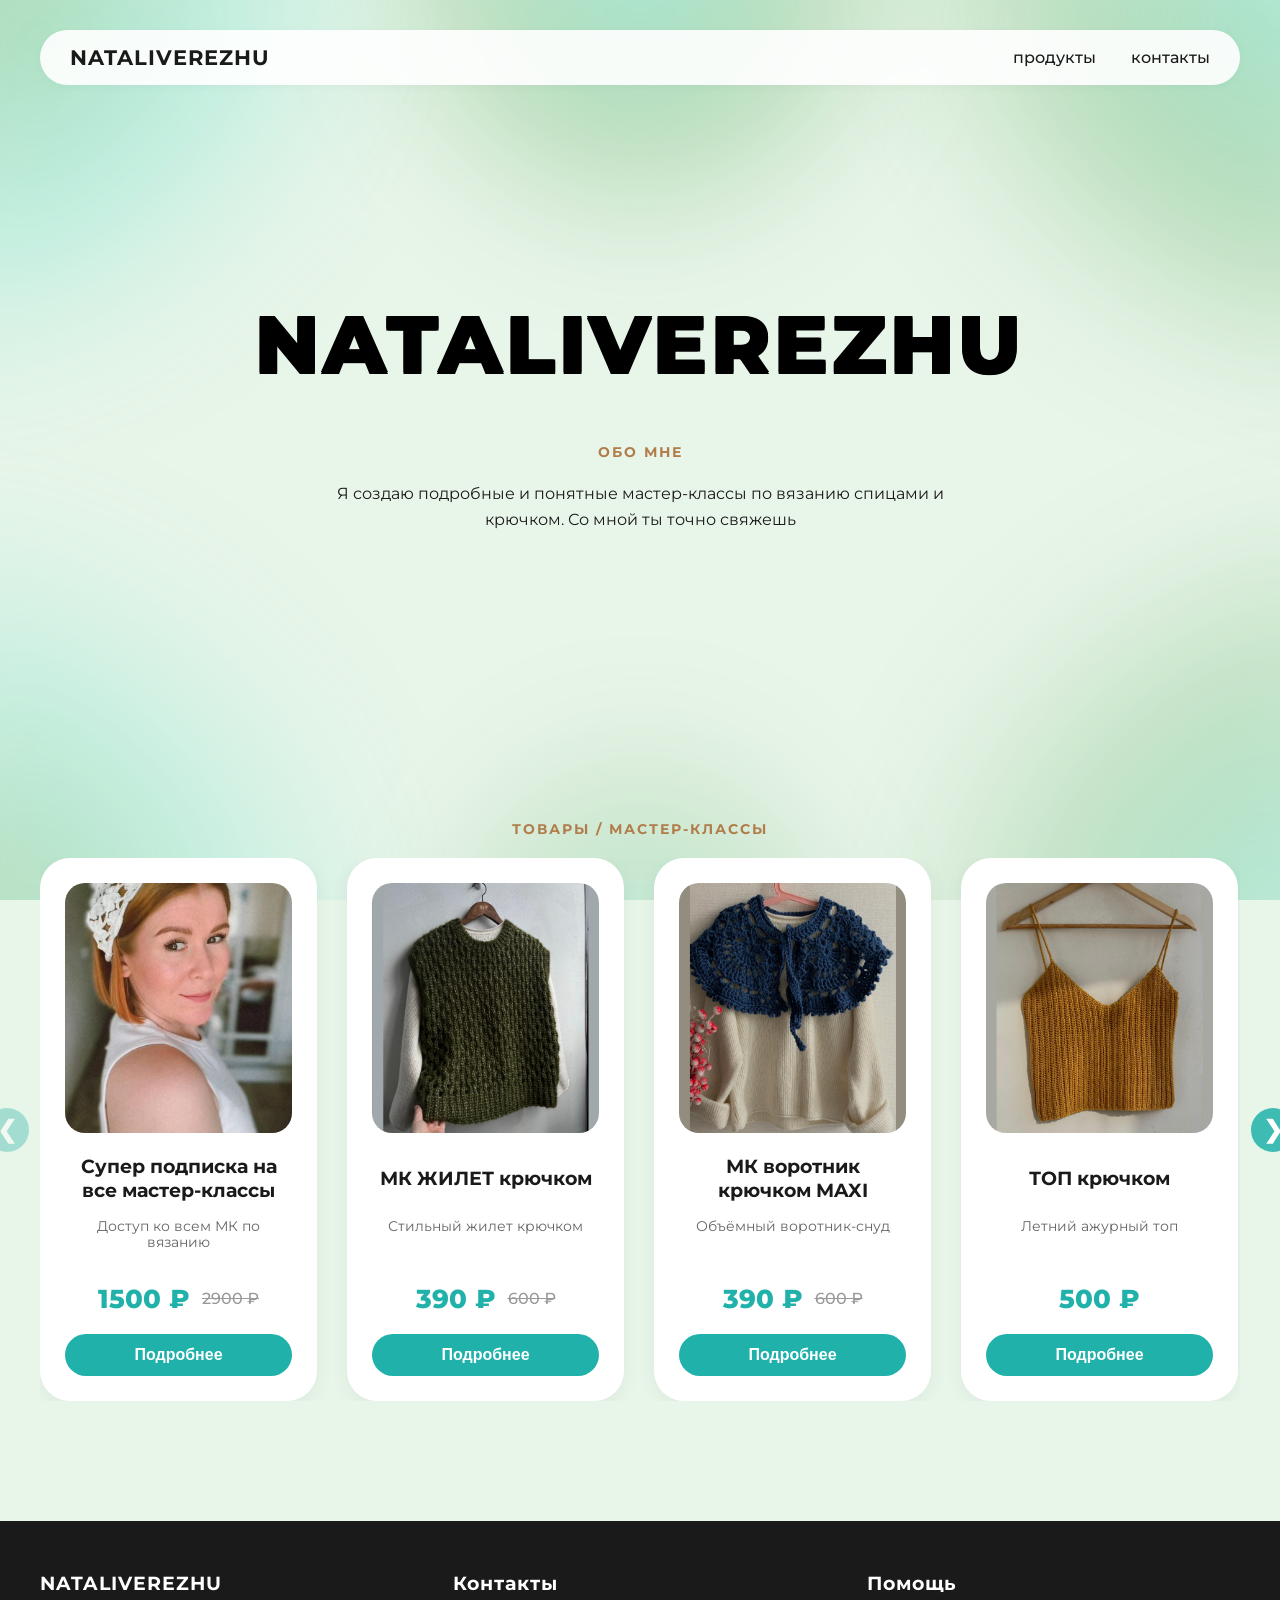
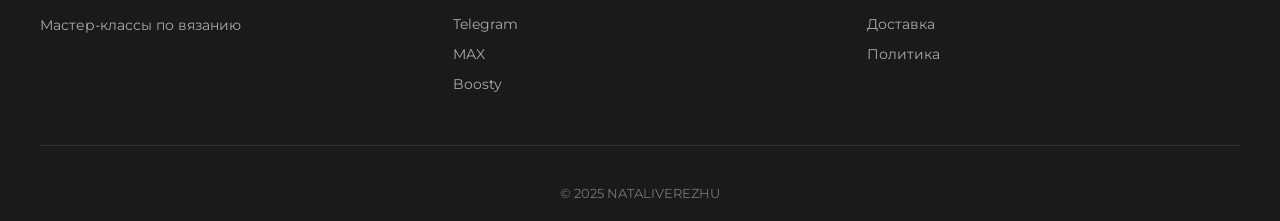
<file: index.html>
<!DOCTYPE html>
<html lang="ru">
<head>
    <meta charset="UTF-8">
    <meta name="viewport" content="width=device-width, initial-scale=1.0">
    <title>NATALIVEREZHU - Мастер-классы по вязанию</title>
    
    <meta name="description" content="Мастер-классы по вязанию спицами и крючком. Подробные видеоуроки и PDF-схемы.">
    <meta name="keywords" content="вязание, мастер-класс, вязание спицами, вязание крючком, МК, NataliVerezhu">
    <meta name="author" content="NATALIVEREZHU">
    <meta name="robots" content="index, follow">
    
    <link rel="stylesheet" href="css/main.css">
    
    <!-- Yandex.Metrika counter -->
    <script type="text/javascript">
        (function(m,e,t,r,i,k,a){
            m[i]=m[i]||function(){(m[i].a=m[i].a||[]).push(arguments)};
            m[i].l=1*new Date();
            for (var j = 0; j < document.scripts.length; j++) {if (document.scripts[j].src === r) { return; }}
            k=e.createElement(t),a=e.getElementsByTagName(t)[0],k.async=1,k.src=r,a.parentNode.insertBefore(k,a)
        })(window, document,'script','https://mc.yandex.ru/metrika/tag.js?id=109034203', 'ym');

        ym(109034203, 'init', {ssr:true, webvisor:true, clickmap:true, ecommerce:"dataLayer", accurateTrackBounce:true, trackLinks:true});
    </script>
    <noscript><div><img src="https://mc.yandex.ru/watch/109034203" style="position:absolute; left:-9999px;" alt="" /></div></noscript>
</head>
<body>

<button id="backToTop" class="back-to-top" aria-label="Наверх">↑</button>

<div class="lights-container">
    <div class="light-top-left"></div>
    <div class="light-top-right"></div>
    <div class="light-bottom-left"></div>
    <div class="light-bottom-right"></div>
    <div class="light-top-center"></div>
    <div class="light-bottom-center"></div>
</div>

<!-- Модалки -->
<div id="contactModal" class="modal">
    <div class="modal-content">
        <span class="close-modal">&times;</span>
        <h3 class="modal-title">Связаться со мной</h3>
        <div class="social-buttons">
            <a href="https://t.me/nataliverezhu" class="social-btn telegram">Telegram</a>
            <a href="https://max.ru/join/ZWFq51ynb8ZYr0fIRk2eVls0gw1croy2T7nC_oK91Qk" class="social-btn max">MAX</a>
            <a href="https://boosty.to/nataliverezhu" class="social-btn boosty">Boosty</a>
        </div>
    </div>
</div>

<div id="deliveryModal" class="modal">
    <div class="modal-content">
        <h3 class="modal-title">Доставка</h3>
        <div class="modal-text">
            <p>📧 Все мастер-классы доставляются в цифровом формате.</p>
            <p>🔗 После оплаты ссылка на мастер-класс приходит на вашу электронную почту.</p>
            <p>⚠️ Если письма нет — проверьте папку <strong>Спам</strong>!</p>
        </div>
    </div>
</div>

<div id="policyModal" class="modal">
    <div class="modal-content">
        <h3 class="modal-title">Политика конфиденциальности</h3>
        <div class="modal-text">
            <p>🔒 Ваше имя и email используются только для отправки мастер-класса.</p>
            <p>📧 Мы не передаём ваши данные третьим лицам.</p>
        </div>
    </div>
</div>

<header class="main-header">
    <div class="header-container">
        <span class="logo">NATALIVEREZHU</span>
        <nav>
            <ul>
                <li><a href="#" id="homeBtn">продукты</a></li>
                <li><a href="#" id="contactsBtn">контакты</a></li>
            </ul>
        </nav>
    </div>
</header>

<section class="hero">
    <div class="hero-content">
        <h1 class="glass-title">NATALIVEREZHU</h1>
        <div class="hero-info">
            <h2 class="section-heading">Обо мне</h2>
            <p>Я создаю подробные и понятные мастер-классы по вязанию спицами и крючком. Со мной ты точно свяжешь</p>
        </div>
    </div>
</section>

<!-- Модалка товара -->
<div id="productModal" class="modal product-modal" style="overflow-y: auto;">
    <div class="modal-content product-modal-content">
        <span class="close-product-modal">&times;</span>
        <div class="product-detail-layout">
            <div class="product-detail-gallery">
                <div class="gallery-container">
                    <button class="gallery-arrow prev-gallery" id="galleryPrevBtn">❮</button>
                    <div class="gallery-track-container">
                        <div class="gallery-track" id="galleryTrack"></div>
                    </div>
                    <button class="gallery-arrow next-gallery" id="galleryNextBtn">❯</button>
                </div>
                <div class="gallery-description">
                    <p id="galleryDescText"></p>
                </div>
            </div>
            <div class="product-detail-form">
                <h3 id="modalProductTitle" class="modal-product-title"></h3>
                <div class="modal-product-price">
                    <span id="modalCurrentPrice" class="current-price"></span>
                    <span id="modalOldPrice" class="old-price"></span>
                </div>
                <form id="detailPaymentForm">
                    <input type="text" id="detailUserName" placeholder="Имя" required>
                    <input type="text" id="detailUserSurname" placeholder="Фамилия" required>
                    <input type="email" id="detailUserEmail" placeholder="Ваш Email" required>
                    <button type="submit" class="pay-submit">Купить мастер-класс</button>
                </form>
                <p class="payment-info">После покупки мастер-класс придёт на почту. Проверьте папку Спам!</p>
            </div>
        </div>
    </div>
</div>

<section class="products-section">
    <h2 class="section-heading">ТОВАРЫ / МАСТЕР-КЛАССЫ</h2>
    <div class="carousel-container">
        <button class="carousel-arrow prev" id="prevBtn">❮</button>
        <div class="carousel-track-container">
            <div class="carousel-track" id="carouselTrack"></div>
        </div>
        <button class="carousel-arrow next" id="nextBtn">❯</button>
    </div>
</section>

<footer class="footer">
    <div class="footer-container">
        <div class="footer-col">
            <h4>NATALIVEREZHU</h4>
            <p>Мастер-классы по вязанию</p>
        </div>
        <div class="footer-col">
            <h4>Контакты</h4>
            <a href="https://t.me/nataliverezhu">Telegram</a>
            <a href="https://max.ru/join/ZWFq51ynb8ZYr0fIRk2eVls0gw1croy2T7nC_oK91Qk">MAX</a>
            <a href="https://boosty.to/nataliverezhu">Boosty</a>
        </div>
        <div class="footer-col">
            <h4>Помощь</h4>
            <a href="#" id="deliveryBtn">Доставка</a>
            <a href="#" id="policyBtn">Политика</a>
        </div>
    </div>
    <div class="footer-bottom">
        <p>© 2025 NATALIVEREZHU</p>
    </div>
</footer>

<script>
    // ===== ТОВАРЫ (БЕЗ ССЫЛОК!) =====
    const products = [
        { id: 1, title: 'Супер подписка на все мастер-классы', shortDesc: 'Доступ ко всем МК по вязанию', fullDesc: 'Супер-подписка на все мои платные мастер-классы. Доступ бессрочный, новые МК добавляются бесплатно.', price: 1500, oldPrice: 2900, images: ['img/super_podpiska.png'] },
        { id: 2, title: 'МК ЖИЛЕТ крючком', shortDesc: 'Стильный жилет крючком', fullDesc: 'Мастер-класс в формате ВИДЕО и ФОТО. Подходит для начинающих. Размер 40-44.', price: 390, oldPrice: 600, images: ['img/жл/жл1.png', 'img/жл/жл2.png', 'img/жл/жл3.png'] },
        { id: 3, title: 'МК воротник крючком MAXI', shortDesc: 'Объёмный воротник-снуд', fullDesc: 'Мастер-класс воротник MAXI крючком. Уровень: внимательный новичок.', price: 390, oldPrice: 600, images: ['img/vmx/vmx1.png', 'img/vmx/vmx2.png', 'img/vmx/vmx3.png'] },
        { id: 4, title: 'ТОП крючком', shortDesc: 'Летний ажурный топ', fullDesc: 'Подробное описание в формате PDF + видео. Вяжем в технике поперечного вязания.', price: 500, oldPrice: null, images: ['img/top/top1.png', 'img/top/top2.png', 'img/top/top3.png', 'img/top/top4.png'] },
        { id: 5, title: 'МК косынка Charme', shortDesc: 'Элегантная косынка', fullDesc: 'Самый подробный МК! В закрытом телеграм канале с видео, фото и текстом.', price: 500, oldPrice: null, images: ['img/chr/chr1.png', 'img/chr/chr2.png', 'img/chr/chr3.png', 'img/chr/chr4.png'] },
        { id: 6, title: 'МК базовая водолазка', shortDesc: 'Уютная водолазка спицами', fullDesc: 'Вяжем базовую водолазку спицами. Уровень сложности: СРЕДНИЙ.', price: 490, oldPrice: null, images: ['img/vdl/vdl1.png', 'img/vdl/vdl2.png', 'img/vdl/vdl3.png'] },
        { id: 7, title: 'МК кардиган ВЕСНА крючком', shortDesc: 'Лёгкий кардиган на весну', fullDesc: 'Описание на любой размер. Расход пряжи 400-500гр.', price: 490, oldPrice: null, images: ['img/mkg/mkg1.png', 'img/mkg/mkg2.png', 'img/mkg/mkg3.png', 'img/mkg/mkg4.png'] },
        { id: 8, title: 'МК манишка MINI крючком', shortDesc: 'Компактная манишка', fullDesc: '2 описания на 2 вида манишки. Подарок: курс для начинающих.', price: 390, oldPrice: 600, images: ['img/vmi/vmi1.png', 'img/vmi/vmi2.png', 'img/vmi/vmi3.png'] },
        { id: 9, title: 'манишка MAXI крючком', shortDesc: 'Большая тёплая манишка', fullDesc: 'Подходит для начинающих. Расход: 300-350гр.', price: 600, oldPrice: null, images: ['img/vma/vma3.png', 'img/vma/vma2.png', 'img/vma/vma1.png'] },
        { id: 10, title: 'косынка FLEUR', shortDesc: 'Цветочная косынка', fullDesc: 'Супер подробное описание с видео. Уровень: внимательный новичок.', price: 500, oldPrice: null, images: ['img/fle/fle.png', 'img/fle/fle1.png'] },
        { id: 11, title: 'МК капор спицами', shortDesc: 'Тёплый капор спицами', fullDesc: 'Подробное описание в формате видео и фото. Для начинающих.', price: 390, oldPrice: 600, images: ['img/mkk/mkk1.png', 'img/mkk/mkk2.png', 'img/mkk/mkk3.png', 'img/mkk/mkk4.png'] },
        { id: 12, title: 'МК шаль спицами', shortDesc: 'Ажурная шаль', fullDesc: 'Для начинающих. В формате видео, фото и схемы.', price: 390, oldPrice: null, images: ['img/mkh/mkh1.png', 'img/mkh/mkh2.png', 'img/mkh/mkh3.png'] },
        { id: 13, title: 'Шапка крючком', shortDesc: 'Модная шапка крючком', fullDesc: 'Совместник в закрытом телеграм канале. Уровень: внимательный новичок.', price: 390, oldPrice: 500, images: ['img/sha/sha1.png', 'img/sha/sha2.png', 'img/sha/sha3.png'] },
        { id: 14, title: 'МК кардиган Natali', shortDesc: 'Кардиган с узором', fullDesc: 'Видео-уроки на YouTube. Необходимые навыки: базовые.', price: 600, oldPrice: null, images: ['img/natal/natali4.png', 'img/natal/natali1.png', 'img/natal/natali2.png', 'img/natal/natali3.png'] },
        { id: 15, title: 'ВТО вязаных изделий', shortDesc: 'Влажно-тепловая обработка', fullDesc: 'Гайд с советами и рекомендациями по уходу.', price: 150, oldPrice: null, images: ['img/vto.png'] }
    ];
    
    const GOOGLE_SCRIPT_URL = 'https://script.google.com/macros/s/AKfycbwMVdmed_YWo5sM1LtGtCHAx_OPiA8iB_-_oqvTq8IuEoi_tcghTQ98EdD8ONkQJIsroA/exec'; // 👈 ЗАМЕНИТЕ!
    
    // Отрисовка карточек
    const carouselTrack = document.getElementById('carouselTrack');
    
    function renderProducts() {
        carouselTrack.innerHTML = '';
        products.forEach(product => {
            const card = document.createElement('div');
            card.className = 'product-card';
            card.setAttribute('data-product-id', product.id);
            card.innerHTML = `
                <div class="product-image">
                    <img src="${product.images[0]}" alt="${product.title}" class="product-img" loading="lazy">
                </div>
                <h3 class="product-title">${product.title}</h3>
                <p class="product-desc">${product.shortDesc}</p>
                <div class="product-price">
                    <span class="current-price">${product.price} ₽</span>
                    ${product.oldPrice ? `<span class="old-price">${product.oldPrice} ₽</span>` : ''}
                </div>
                <button class="buy-btn" data-product-id="${product.id}">Подробнее</button>
            `;
            carouselTrack.appendChild(card);
        });
    }
    
    renderProducts();
    
    // Модалка товара
    const productModal = document.getElementById('productModal');
    let currentProduct = null;
    let galleryCurrentIndex = 0;
    
    function openProductModal(productId) {
        const product = products.find(p => p.id === productId);
        if (!product) return;
        
        currentProduct = product;
        galleryCurrentIndex = 0;
        
        document.getElementById('modalProductTitle').textContent = product.title;
        document.getElementById('modalCurrentPrice').textContent = `${product.price} ₽`;
        if (product.oldPrice) {
            document.getElementById('modalOldPrice').textContent = `${product.oldPrice} ₽`;
            document.getElementById('modalOldPrice').style.display = 'inline';
        } else {
            document.getElementById('modalOldPrice').style.display = 'none';
        }
        
        document.getElementById('galleryDescText').textContent = product.fullDesc;
        renderGallery(product.images);
        productModal.style.display = 'flex';
    }
    
    function renderGallery(images) {
        const galleryTrack = document.getElementById('galleryTrack');
        galleryTrack.innerHTML = '';
        
        images.forEach(img => {
            const imgDiv = document.createElement('div');
            imgDiv.className = 'gallery-item';
            imgDiv.innerHTML = `<img src="${img}" alt="Фото товара" class="gallery-img" loading="lazy">`;
            galleryTrack.appendChild(imgDiv);
        });
        updateGallery();
    }
    
    function updateGallery() {
        const galleryTrack = document.getElementById('galleryTrack');
        const items = galleryTrack.children;
        const itemWidth = document.querySelector('.gallery-item')?.offsetWidth || 350;
        const gap = 20;
        const offset = galleryCurrentIndex * (itemWidth + gap);
        galleryTrack.style.transform = `translateX(-${offset}px)`;
        
        const prevBtn = document.getElementById('galleryPrevBtn');
        const nextBtn = document.getElementById('galleryNextBtn');
        const maxIndex = items.length - 1;
        
        prevBtn.disabled = galleryCurrentIndex === 0;
        nextBtn.disabled = galleryCurrentIndex >= maxIndex;
        prevBtn.style.opacity = galleryCurrentIndex === 0 ? '0.4' : '1';
        nextBtn.style.opacity = galleryCurrentIndex >= maxIndex ? '0.4' : '1';
    }
    
    document.getElementById('galleryPrevBtn')?.addEventListener('click', () => {
        if (galleryCurrentIndex > 0) {
            galleryCurrentIndex--;
            updateGallery();
        }
    });
    
    document.getElementById('galleryNextBtn')?.addEventListener('click', () => {
        const galleryTrack = document.getElementById('galleryTrack');
        const maxIndex = galleryTrack.children.length - 1;
        if (galleryCurrentIndex < maxIndex) {
            galleryCurrentIndex++;
            updateGallery();
        }
    });
    
    document.querySelector('.close-product-modal')?.addEventListener('click', () => {
        productModal.style.display = 'none';
    });
    
    document.addEventListener('click', (e) => {
        if (e.target.classList.contains('buy-btn')) {
            const productId = parseInt(e.target.getAttribute('data-product-id'));
            openProductModal(productId);
        }
    });
    
    // ⚠️ БЕЗОПАСНАЯ ОТПРАВКА (передаём только ID товара, без ссылки!)
    const detailPaymentForm = document.getElementById('detailPaymentForm');
    
    async function sendOrderToServer(customerEmail, name, surname, product) {
        const encodedName = btoa(unescape(encodeURIComponent(name)));
        const encodedSurname = btoa(unescape(encodeURIComponent(surname)));
        const encodedProductTitle = btoa(unescape(encodeURIComponent(product.title)));
        
        try {
            const response = await fetch(GOOGLE_SCRIPT_URL, {
                method: 'POST',
                mode: 'no-cors',
                headers: { 'Content-Type': 'application/json' },
                body: JSON.stringify({
                    name: encodedName,
                    surname: encodedSurname,
                    email: customerEmail,
                    productTitle: encodedProductTitle,
                    productId: product.id,  // ← только ID, ссылку сервер сам найдёт!
                    price: product.price
                })
            });
            return true;
        } catch (error) {
            console.error('Ошибка:', error);
            return false;
        }
    }
    
    if (detailPaymentForm) {
        detailPaymentForm.onsubmit = async function(e) {
            e.preventDefault();
            
            const name = document.getElementById('detailUserName').value;
            const surname = document.getElementById('detailUserSurname').value;
            const email = document.getElementById('detailUserEmail').value;
            
            if (!name || !surname || !email) {
                alert('Пожалуйста, заполните все поля');
                return;
            }
            
            if (!currentProduct) {
                alert('Ошибка: товар не выбран');
                return;
            }
            
            const btn = this.querySelector('.pay-submit');
            const originalText = btn.textContent;
            btn.textContent = 'Отправка...';
            btn.disabled = true;
            
            const success = await sendOrderToServer(email, name, surname, currentProduct);
            
            if (success) {
                alert(`✅ ${name} ${surname}, готово!\n\nСсылка на мастер-класс отправлена на ${email}\n\nПроверьте почту (и папку Спам!)`);
                productModal.style.display = 'none';
                detailPaymentForm.reset();
            } else {
                alert(`❌ Не удалось отправить заказ. Напишите нам в Telegram.`);
            }
            
            btn.textContent = originalText;
            btn.disabled = false;
        };
    }
    
    // Модалки контактов
    const modal = document.getElementById('contactModal');
    const contactsBtn = document.getElementById('contactsBtn');
    const closeModalBtn = document.querySelector('.close-modal');
    
    if (contactsBtn) {
        contactsBtn.onclick = (e) => {
            e.preventDefault();
            modal.style.display = 'flex';
        };
    }
    
    if (closeModalBtn) {
        closeModalBtn.onclick = () => modal.style.display = 'none';
    }
    
    const deliveryModal = document.getElementById('deliveryModal');
    const policyModal = document.getElementById('policyModal');
    const deliveryBtn = document.getElementById('deliveryBtn');
    const policyBtn = document.getElementById('policyBtn');
    
    if (deliveryBtn) deliveryBtn.onclick = (e) => { e.preventDefault(); deliveryModal.style.display = 'flex'; };
    if (policyBtn) policyBtn.onclick = (e) => { e.preventDefault(); policyModal.style.display = 'flex'; };
    
    const homeBtn = document.getElementById('homeBtn');
    if (homeBtn) homeBtn.onclick = (e) => { e.preventDefault(); document.querySelector('.products-section').scrollIntoView({ behavior: 'smooth' }); };
    
    window.onclick = (e) => {
        if (e.target === modal) modal.style.display = 'none';
        if (e.target === productModal) productModal.style.display = 'none';
        if (e.target === deliveryModal) deliveryModal.style.display = 'none';
        if (e.target === policyModal) policyModal.style.display = 'none';
    };
    
    // Карусель
    const track = document.getElementById('carouselTrack');
    const prevBtnCarousel = document.getElementById('prevBtn');
    const nextBtnCarousel = document.getElementById('nextBtn');
    let currentIndexCarousel = 0;
    
    function getCardsPerView() {
        const width = window.innerWidth;
        if (width >= 1200) return 4;
        if (width >= 900) return 3;
        if (width >= 600) return 2;
        return 1;
    }
    
    function updateCarousel() {
        const cardsPerView = getCardsPerView();
        const cardWidth = document.querySelector('.product-card')?.offsetWidth || 280;
        const gap = 30;
        const maxIndex = Math.max(0, track.children.length - cardsPerView);
        if (currentIndexCarousel > maxIndex) currentIndexCarousel = maxIndex;
        const offset = currentIndexCarousel * (cardWidth + gap);
        track.style.transform = `translateX(-${offset}px)`;
        if (prevBtnCarousel) prevBtnCarousel.style.opacity = currentIndexCarousel === 0 ? '0.4' : '1';
        if (nextBtnCarousel) nextBtnCarousel.style.opacity = currentIndexCarousel >= maxIndex ? '0.4' : '1';
    }
    
    if (prevBtnCarousel && nextBtnCarousel) {
        prevBtnCarousel.onclick = () => { if (currentIndexCarousel > 0) { currentIndexCarousel--; updateCarousel(); } };
        nextBtnCarousel.onclick = () => {
            const cardsPerView = getCardsPerView();
            const maxIndex = Math.max(0, track.children.length - cardsPerView);
            if (currentIndexCarousel < maxIndex) { currentIndexCarousel++; updateCarousel(); }
        };
        window.addEventListener('resize', updateCarousel);
        setTimeout(updateCarousel, 100);
    }
    
    // Кнопка наверх
    const backToTopBtn = document.getElementById('backToTop');
    if (backToTopBtn) {
        window.addEventListener('scroll', () => {
            backToTopBtn.classList.toggle('show', window.scrollY > 300);
        });
        backToTopBtn.addEventListener('click', () => window.scrollTo({ top: 0, behavior: 'smooth' }));
    }
</script>

</body>
</html>
</file>
<file: css/main.css>
@import url('https://fonts.googleapis.com/css2?family=Montserrat:ital,wght@0,400;0,500;0,600;0,700;0,800;0,900;1,400&display=swap');

* {
    margin: 0;
    padding: 0;
    box-sizing: border-box;
}

body {
    font-family: 'Montserrat', sans-serif;
    background: #e8f5e9;
    color: #1a1a1a;
    min-height: 100vh;
    position: relative;
}

/* КОНТЕЙНЕР ДЛЯ ВСЕХ СВЕТОВ */
.lights-container {
    position: fixed;
    top: 0;
    left: 0;
    right: 0;
    bottom: 0;
    pointer-events: none;
    z-index: 0;
    overflow: hidden;
}

/* СВЕТА ПО УГЛАМ */
.light-top-left {
    position: absolute;
    top: -100px;
    left: -100px;
    width: 500px;
    height: 500px;
    background: radial-gradient(circle at top left, rgba(34, 139, 34, 0.4), rgba(64, 224, 208, 0.25) 50%, transparent 70%);
    filter: blur(70px);
}

.light-top-right {
    position: absolute;
    top: -100px;
    right: -100px;
    width: 500px;
    height: 500px;
    background: radial-gradient(circle at top right, rgba(64, 224, 208, 0.45), rgba(34, 139, 34, 0.25) 50%, transparent 70%);
    filter: blur(70px);
}

.light-bottom-left {
    position: absolute;
    bottom: -100px;
    left: -100px;
    width: 500px;
    height: 500px;
    background: radial-gradient(circle at bottom left, rgba(34, 139, 34, 0.35), rgba(64, 224, 208, 0.2) 50%, transparent 70%);
    filter: blur(70px);
}

.light-bottom-right {
    position: absolute;
    bottom: -100px;
    right: -100px;
    width: 500px;
    height: 500px;
    background: radial-gradient(circle at bottom right, rgba(64, 224, 208, 0.4), rgba(34, 139, 34, 0.2) 50%, transparent 70%);
    filter: blur(70px);
}

.light-top-center {
    position: absolute;
    top: -80px;
    left: 50%;
    transform: translateX(-50%);
    width: 600px;
    height: 350px;
    background: radial-gradient(ellipse at top, rgba(64, 224, 208, 0.45), rgba(34, 139, 34, 0.25) 40%, transparent 70%);
    filter: blur(55px);
}

.light-bottom-center {
    position: absolute;
    bottom: -100px;
    left: 50%;
    transform: translateX(-50%);
    width: 500px;
    height: 300px;
    background: radial-gradient(ellipse at bottom, rgba(64, 224, 208, 0.3), rgba(34, 139, 34, 0.15) 40%, transparent 70%);
    filter: blur(55px);
}

/* ===== ШАПКА ===== */
.main-header {
    padding: 30px 40px 0 40px;
    position: relative;
    z-index: 10;
}

.header-container {
    max-width: 1400px;
    margin: 0 auto;
    display: flex;
    justify-content: space-between;
    align-items: center;
    padding: 15px 30px;
    background: rgba(255, 255, 255, 0.9);
    border-radius: 60px;
    backdrop-filter: blur(5px);
    box-shadow: 0 2px 10px rgba(0,0,0,0.03);
}

.logo {
    font-size: 1.3rem;
    font-weight: 700;
    letter-spacing: 1px;
    color: #1a1a1a;
}

nav ul {
    display: flex;
    list-style: none;
    gap: 35px;
}

nav ul li a {
    text-decoration: none;
    color: #1a1a1a;
    font-weight: 500;
    font-size: 1rem;
    padding: 8px 0;
    transition: color 0.2s ease;
}

nav ul li a:hover {
    color: #20b2aa;
}

/* ===== ОСНОВНОЙ ЭКРАН ===== */
.hero {
    min-height: 75vh;
    display: flex;
    align-items: center;
    justify-content: center;
    position: relative;
    z-index: 1;
    padding: 20px;
}

.hero-content {
    text-align: center;
    max-width: 900px;
    padding: 20px;
    position: relative;
    z-index: 2;
    background: transparent;
}

.glass-title {
    font-size: 5rem;
    font-weight: 800;
    text-align: center;
    letter-spacing: 4px;
    color: rgba(0, 0, 0, 0.08);
    text-shadow: 1px 1px 0 black, -1px -1px 0 black, 1px -1px 0 black, -1px 1px 0 black;
    background: transparent;
    margin-bottom: 50px;
    line-height: 1.2;
}

.hero-info {
    text-align: center;
    max-width: 650px;
    margin: 0 auto;
}

.section-heading {
    font-size: 0.9rem;
    font-weight: 700;
    letter-spacing: 2px;
    color: #b07d4b;
    margin-bottom: 20px;
    text-transform: uppercase;
}

.hero-info p {
    margin-bottom: 15px;
    line-height: 1.6;
    color: #1a1a1a;
    font-size: 1rem;
}

/* ===== АДАПТАЦИЯ ШАПКИ ===== */
@media (max-width: 768px) {
    .glass-title { font-size: 2.8rem; margin-bottom: 35px; }
    .header-container { padding: 12px 20px; }
    nav ul { gap: 20px; }
    .logo { font-size: 1rem; }
    nav ul li a { font-size: 0.85rem; }
    .main-header { padding: 20px 20px 0 20px; }
}

@media (max-width: 480px) {
    .glass-title { font-size: 1.8rem; margin-bottom: 25px; }
    .header-container { flex-direction: column; gap: 15px; }
    nav ul { gap: 25px; flex-wrap: wrap; justify-content: center; }
    .main-header { padding: 15px 15px 0 15px; }
}

/* ===== МОДАЛЬНОЕ ОКНО (соцсети) ===== */
.modal {
    display: none;
    position: fixed;
    top: 0;
    left: 0;
    width: 100%;
    height: 100%;
    background: rgba(0, 0, 0, 0.5);
    backdrop-filter: blur(5px);
    z-index: 1000;
    align-items: center;
    justify-content: center;
}

.modal-content {
    background: white;
    padding: 40px 35px;
    border-radius: 30px;
    max-width: 400px;
    width: 90%;
    text-align: center;
    position: relative;
    box-shadow: 0 20px 40px rgba(0, 0, 0, 0.2);
    animation: fadeIn 0.3s ease;
}

@keyframes fadeIn {
    from { opacity: 0; transform: scale(0.95); }
    to { opacity: 1; transform: scale(1); }
}

.close-modal, .close-payment {
    position: absolute;
    top: 15px;
    right: 20px;
    font-size: 28px;
    font-weight: bold;
    cursor: pointer;
    color: #999;
    transition: color 0.2s;
}

.close-modal:hover, .close-payment:hover {
    color: #333;
}

.modal-title {
    font-size: 1.6rem;
    font-weight: 700;
    margin-bottom: 25px;
    color: #1a1a1a;
}

.social-buttons {
    display: flex;
    flex-direction: column;
    gap: 12px;
}

.social-btn {
    display: block;
    text-decoration: none;
    padding: 12px 20px;
    border-radius: 50px;
    font-weight: 600;
    font-size: 1rem;
    transition: all 0.2s ease;
    text-align: center;
}

.social-btn.telegram { background: #0088cc; color: white; }
.social-btn.telegram:hover { background: #006699; transform: translateY(-2px); }
.social-btn.vk { background: #4c75a3; color: white; }
.social-btn.vk:hover { background: #3a5a80; transform: translateY(-2px); }
.social-btn.boosty { background: #f59f00; color: white; }
.social-btn.boosty:hover { background: #e67700; transform: translateY(-2px); }
.social-btn.max { background: #9b59b6; color: white; }
.social-btn.max:hover { background: #8e44ad; transform: translateY(-2px); }

/* ===== ТОВАРЫ (КАРУСЕЛЬ) ===== */
.products-section {
    max-width: 1400px;
    margin: 0 auto;
    padding: 60px 40px;
    text-align: center;
    position: relative;
}

.carousel-container {
    position: relative;
    width: 100%;
}

.carousel-track-container {
    overflow: hidden;
    width: 100%;
}

.carousel-track {
    display: flex;
    gap: 30px;
    transition: transform 0.4s ease-in-out;
    will-change: transform;
}

.carousel-track .product-card {
    flex: 0 0 calc(25% - 23px);
    min-width: 250px;
}

/* КАРТОЧКА ТОВАРА */
.product-card {
    background: white;
    border-radius: 30px;
    padding: 25px;
    text-align: center;
    transition: transform 0.3s ease, box-shadow 0.3s ease;
    box-shadow: 0 5px 20px rgba(0,0,0,0.05);
    position: relative;
    display: flex;
    flex-direction: column;
    height: 100%;
}

.product-card:hover {
    transform: translateY(-8px);
    box-shadow: 0 15px 35px rgba(0,0,0,0.1);
}

.product-image {
    width: 100%;
    height: 250px;
    overflow: hidden;
    border-radius: 20px;
    margin-bottom: 15px;
    flex-shrink: 0;
}

.product-img {
    width: 100%;
    height: 100%;
    object-fit: cover;
    transition: transform 0.3s ease;
}

.product-card:hover .product-img {
    transform: scale(1.05);
}

.product-title {
    font-size: 1.2rem;
    font-weight: 700;
    margin-bottom: 10px;
    color: #1a1a1a;
    min-height: 60px;
    display: flex;
    align-items: center;
    justify-content: center;
}

.product-desc {
    font-size: 0.85rem;
    color: #666;
    margin-bottom: 15px;
    min-height: 50px;
    flex-grow: 1;
}

.product-price {
    display: flex;
    align-items: center;
    justify-content: center;
    gap: 12px;
    margin-bottom: 20px;
    flex-wrap: wrap;
    margin-top: auto;
    font-size: 1.6rem;
    font-weight: 800;
    color: #20b2aa;
}

.current-price {
    font-size: 1.6rem;
    font-weight: 800;
    color: #20b2aa;
}

.old-price {
    font-size: 1rem;
    font-weight: 500;
    color: #999;
    text-decoration: line-through;
}

.buy-btn {
    background: #20b2aa;
    color: white;
    border: none;
    padding: 12px 30px;
    border-radius: 40px;
    font-size: 1rem;
    font-weight: 600;
    cursor: pointer;
    transition: all 0.2s ease;
    width: 100%;
    margin-top: 0;
}

.buy-btn:hover {
    background: #1a8a84;
    transform: scale(1.02);
}

/* СТРЕЛКИ КАРУСЕЛИ ТОВАРОВ */
.carousel-arrow {
    position: absolute;
    top: 50%;
    transform: translateY(-50%);
    background: rgba(32, 178, 170, 0.85);
    color: white;
    border: none;
    width: 44px;
    height: 44px;
    border-radius: 50%;
    font-size: 1.5rem;
    font-weight: bold;
    cursor: pointer;
    z-index: 10;
    transition: all 0.2s ease;
    display: flex;
    align-items: center;
    justify-content: center;
}

.carousel-arrow:hover {
    background: #1a8a84;
    transform: translateY(-50%) scale(1.05);
}

.prev {
    left: -55px;
}

.next {
    right: -55px;
}

/* АДАПТАЦИЯ КАРУСЕЛИ ТОВАРОВ */
@media (max-width: 1200px) {
    .carousel-track .product-card {
        flex: 0 0 calc(33.333% - 20px);
    }
    .prev { left: -45px; }
    .next { right: -45px; }
}

@media (max-width: 900px) {
    .carousel-track .product-card {
        flex: 0 0 calc(50% - 15px);
    }
    .prev { left: -35px; }
    .next { right: -35px; }
}

@media (max-width: 600px) {
    .carousel-track .product-card {
        flex: 0 0 100%;
    }
    .carousel-arrow {
        width: 36px;
        height: 36px;
        font-size: 1.2rem;
    }
    .prev { left: -25px; }
    .next { right: -25px; }
}

/* ===== ДЕТАЛЬНАЯ МОДАЛКА ТОВАРА (ВНУТРЕННЕЕ ПРОСТРАНСТВО РАСТЯНУТО) ===== */
.product-modal .modal-content {
    max-width: 1050px;
    width: 90%;
    padding: 30px 35px;
    max-height: 90vh;
    overflow-y: auto;
    display: flex;
    flex-direction: column;
}

.product-detail-layout {
    display: flex;
    gap: 40px;
    flex-wrap: wrap;
    align-items: stretch;
    flex: 1;
}

/* Левая часть — галерея */
.product-detail-gallery {
    flex: 1.5;
    min-width: 340px;
    display: flex;
    flex-direction: column;
    gap: 20px;
}

.gallery-container {
    position: relative;
    display: flex;
    align-items: center;
    flex: 1;
}

.gallery-track-container {
    overflow: hidden;
    width: 100%;
}

.gallery-track {
    display: flex;
    gap: 20px;
    transition: transform 0.3s ease;
}

.gallery-item {
    flex: 0 0 calc(100% - 0px);
    min-width: 340px;
}

.gallery-img {
    width: 100%;
    height: auto;
    min-height: 400px;
    max-height: 480px;
    object-fit: contain;
    border-radius: 20px;
    background: #f5f5f5;
}

.gallery-arrow {
    position: absolute;
    top: 50%;
    transform: translateY(-50%);
    background: rgba(32, 178, 170, 0.85);
    color: white;
    border: none;
    width: 40px;
    height: 40px;
    border-radius: 50%;
    font-size: 1.2rem;
    cursor: pointer;
    z-index: 10;
    transition: all 0.2s;
    display: flex;
    align-items: center;
    justify-content: center;
}

.gallery-arrow:hover {
    background: #1a8a84;
    transform: translateY(-50%) scale(1.05);
}

.prev-gallery {
    left: -15px;
}

.next-gallery {
    right: -15px;
}

/* Описание под фото */
.gallery-description {
    padding: 18px 22px;
    background: #f8f9fa;
    border-radius: 20px;
    text-align: left;
}

.gallery-description p {
    font-size: 0.95rem;
    line-height: 1.5;
    color: #333;
}

/* Правая часть — форма (растянута по высоте) */
.product-detail-form {
    flex: 0.8;
    min-width: 300px;
    padding: 25px 25px;
    background: #f5f5f5;
    border-radius: 30px;
    display: flex;
    flex-direction: column;
    justify-content: center;
}

.modal-product-title {
    font-size: 1.6rem;
    font-weight: 700;
    margin-bottom: 12px;
    color: #1a1a1a;
}

.modal-product-price {
    margin-bottom: 20px;
}

#detailPaymentForm input {
    width: 100%;
    padding: 12px 12px;
    margin: 10px 0;
    border: 1px solid #ddd;
    border-radius: 50px;
    font-family: 'Montserrat', sans-serif;
    font-size: 0.9rem;
    text-indent: 12px;
}

.pay-submit {
    background: #20b2aa;
    color: white;
    border: none;
    padding: 14px;
    border-radius: 50px;
    font-size: 1rem;
    font-weight: 600;
    cursor: pointer;
    width: 100%;
    margin-top: 15px;
    transition: background 0.2s;
}

.pay-submit:hover {
    background: #1a8a84;
}

.payment-info {
    font-size: 0.7rem;
    color: #888;
    margin-top: 15px;
    line-height: 1.3;
}

.close-product-modal {
    position: absolute;
    top: 15px;
    right: 25px;
    font-size: 30px;
    font-weight: bold;
    cursor: pointer;
    color: #999;
    transition: color 0.2s;
}

.close-product-modal:hover {
    color: #333;
}

/* АДАПТАЦИЯ ДЕТАЛЬНОЙ МОДАЛКИ */
@media (max-width: 1000px) {
    .product-modal .modal-content {
        padding: 20px 25px;
    }
    
    .gallery-img {
        min-height: 320px;
        max-height: 380px;
    }
    
    .gallery-item {
        min-width: 280px;
    }
    
    .modal-product-title {
        font-size: 1.4rem;
    }
}

@media (max-width: 900px) {
    .product-detail-layout {
        flex-direction: column;
    }
    
    .product-detail-gallery {
        min-width: 260px;
    }
    
    .gallery-img {
        min-height: 300px;
        max-height: 350px;
    }
    
    .gallery-item {
        min-width: 260px;
    }
    
    .gallery-arrow {
        width: 32px;
        height: 32px;
        font-size: 1rem;
    }
    
    .prev-gallery {
        left: -10px;
    }
    
    .next-gallery {
        right: -10px;
    }
    
    .product-detail-form {
        min-width: 260px;
        padding: 20px;
    }
    
    .modal-product-title {
        font-size: 1.3rem;
    }
}

@media (max-width: 768px) {
    .products-section {
        padding: 40px 20px;
    }
}


.gallery-description p {
    font-size: 0.95rem;
    line-height: 1.5;
    color: #333;
    white-space: normal;
    word-wrap: break-word;
}



/* ===== ФУТЕР (ПОДВАЛ) ===== */
.footer {
    background: #1a1a1a;
    color: #ccc;
    margin-top: 60px;
    padding: 50px 40px 20px;
}

.footer-container {
    max-width: 1400px;
    margin: 0 auto;
    display: flex;
    justify-content: space-between;
    flex-wrap: wrap;
    gap: 40px;
}

.footer-col {
    flex: 1;
    min-width: 200px;
}

.footer-col h4 {
    color: white;
    font-size: 1.2rem;
    font-weight: 700;
    margin-bottom: 20px;
    letter-spacing: 1px;
}

.footer-col p {
    font-size: 0.9rem;
    line-height: 1.5;
    color: #aaa;
}

.footer-col a {
    display: block;
    color: #aaa;
    text-decoration: none;
    font-size: 0.9rem;
    margin-bottom: 12px;
    transition: color 0.2s;
}

.footer-col a:hover {
    color: #20b2aa;
}

.footer-bottom {
    text-align: center;
    padding-top: 40px;
    margin-top: 40px;
    border-top: 1px solid #333;
    font-size: 0.8rem;
    color: #777;
}

/* Адаптация футера под телефон */
@media (max-width: 768px) {
    .footer {
        padding: 40px 20px 20px;
    }
    
    .footer-container {
        flex-direction: column;
        gap: 30px;
    }
    
    .footer-col {
        text-align: center;
    }
    
    .footer-col a {
        display: inline-block;
        margin: 0 10px 10px;
    }
}

/* Модальные окна для текста (доставка, политика) */
.modal-text {
    text-align: left;
    line-height: 1.6;
    margin-top: 20px;
}

.modal-text p {
    margin-bottom: 15px;
    font-size: 0.95rem;
    color: #333;
}

#deliveryModal .modal-content,
#policyModal .modal-content {
    position: relative;
}


@media (max-width: 600px) {
    .prev {
        left: 5px !important;
    }
    .next {
        right: 5px !important;
    }
    .carousel-arrow {
        width: 32px;
        height: 32px;
        font-size: 1rem;
        background: rgba(32, 178, 170, 0.9);
    }
}

@media (max-width: 600px) {
    .buy-btn {
        padding: 14px 20px;
        font-size: 1rem;
    }
    .product-card {
        padding: 18px;
    }
}

/* ===== ИСПРАВЛЕНИЕ ДЛЯ ТЕЛЕФОНОВ — МОДАЛЬНОЕ ОКНО ТОВАРА ===== */
@media (max-width: 768px) {
    .product-modal .modal-content {
        width: 95%;
        padding: 20px 15px;
        max-height: 95vh;
        overflow-y: auto;
        display: flex;
        flex-direction: column;
    }
    
    .product-detail-layout {
        flex-direction: column;
        gap: 20px;
    }
    
    .product-detail-gallery {
        min-width: auto;
        width: 100%;
    }
    
    .gallery-item {
        min-width: calc(100% - 0px);
    }
    
    .gallery-img {
        min-height: 250px;
        max-height: 320px;
        object-fit: contain;
    }
    
    .gallery-description {
        padding: 12px 15px;
        max-height: 200px;
        overflow-y: auto;
    }
    
    .gallery-description p {
        font-size: 0.85rem;
        max-height: 150px;
        overflow-y: auto;
    }
    
    .product-detail-form {
        min-width: auto;
        width: 100%;
        padding: 18px 15px;
    }
    
    .modal-product-title {
        font-size: 1.2rem;
        margin-bottom: 8px;
    }
    
    .current-price {
        font-size: 1.4rem;
    }
    
    #detailPaymentForm input {
        padding: 10px 12px;
        font-size: 0.85rem;
    }
    
    .pay-submit {
        padding: 12px;
        font-size: 0.9rem;
    }
    
    .payment-info {
        font-size: 0.65rem;
    }
    
    /* Стрелки галереи на телефоне */
    .gallery-arrow {
        width: 30px;
        height: 30px;
        font-size: 0.9rem;
    }
    
    .prev-gallery {
        left: -8px;
    }
    
    .next-gallery {
        right: -8px;
    }
    
    .close-product-modal {
        top: 10px;
        right: 15px;
        font-size: 24px;
    }
}

/* Для очень маленьких телефонов (iPhone SE, 375px) */
@media (max-width: 400px) {
    .product-modal .modal-content {
        padding: 15px 12px;
    }
    
    .gallery-img {
        min-height: 200px;
        max-height: 260px;
    }
    
    .gallery-description {
        max-height: 180px;
    }
    
    .gallery-description p {
        font-size: 0.8rem;
    }
    
    .modal-product-title {
        font-size: 1.1rem;
    }
}

/* ===== КНОПКА "НАВЕРХ" ===== */
.back-to-top {
    position: fixed;
    bottom: 30px;
    right: 30px;
    width: 50px;
    height: 50px;
    background: #20b2aa;
    color: white;
    border: none;
    border-radius: 50%;
    font-size: 24px;
    font-weight: bold;
    cursor: pointer;
    opacity: 0;
    visibility: hidden;
    transition: all 0.3s ease;
    z-index: 999;
    box-shadow: 0 4px 12px rgba(0,0,0,0.15);
    display: flex;
    align-items: center;
    justify-content: center;
}

.back-to-top:hover {
    background: #1a8a84;
    transform: translateY(-3px);
    box-shadow: 0 6px 16px rgba(0,0,0,0.2);
}

.back-to-top.show {
    opacity: 1;
    visibility: visible;
}

/* Адаптация для телефонов */
@media (max-width: 768px) {
    .back-to-top {
        bottom: 20px;
        right: 20px;
        width: 44px;
        height: 44px;
        font-size: 20px;
    }
}
</file>
